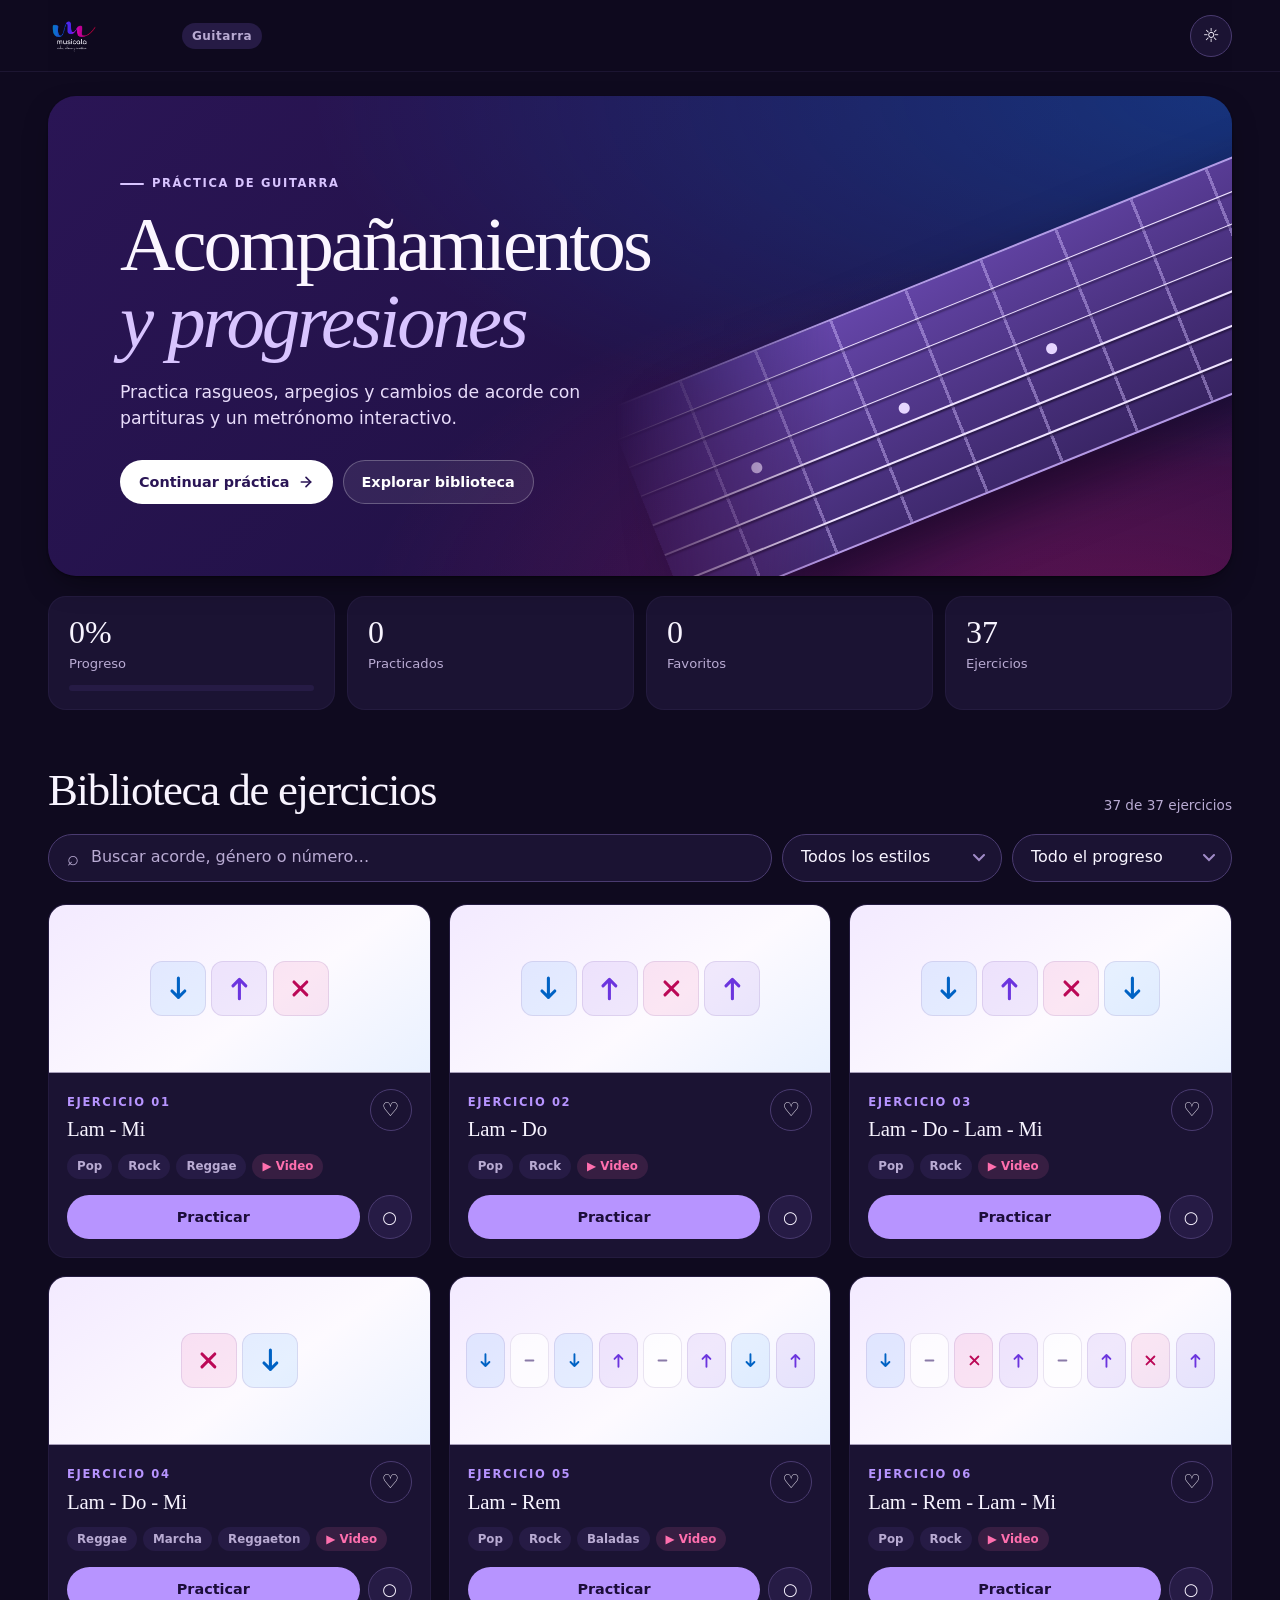
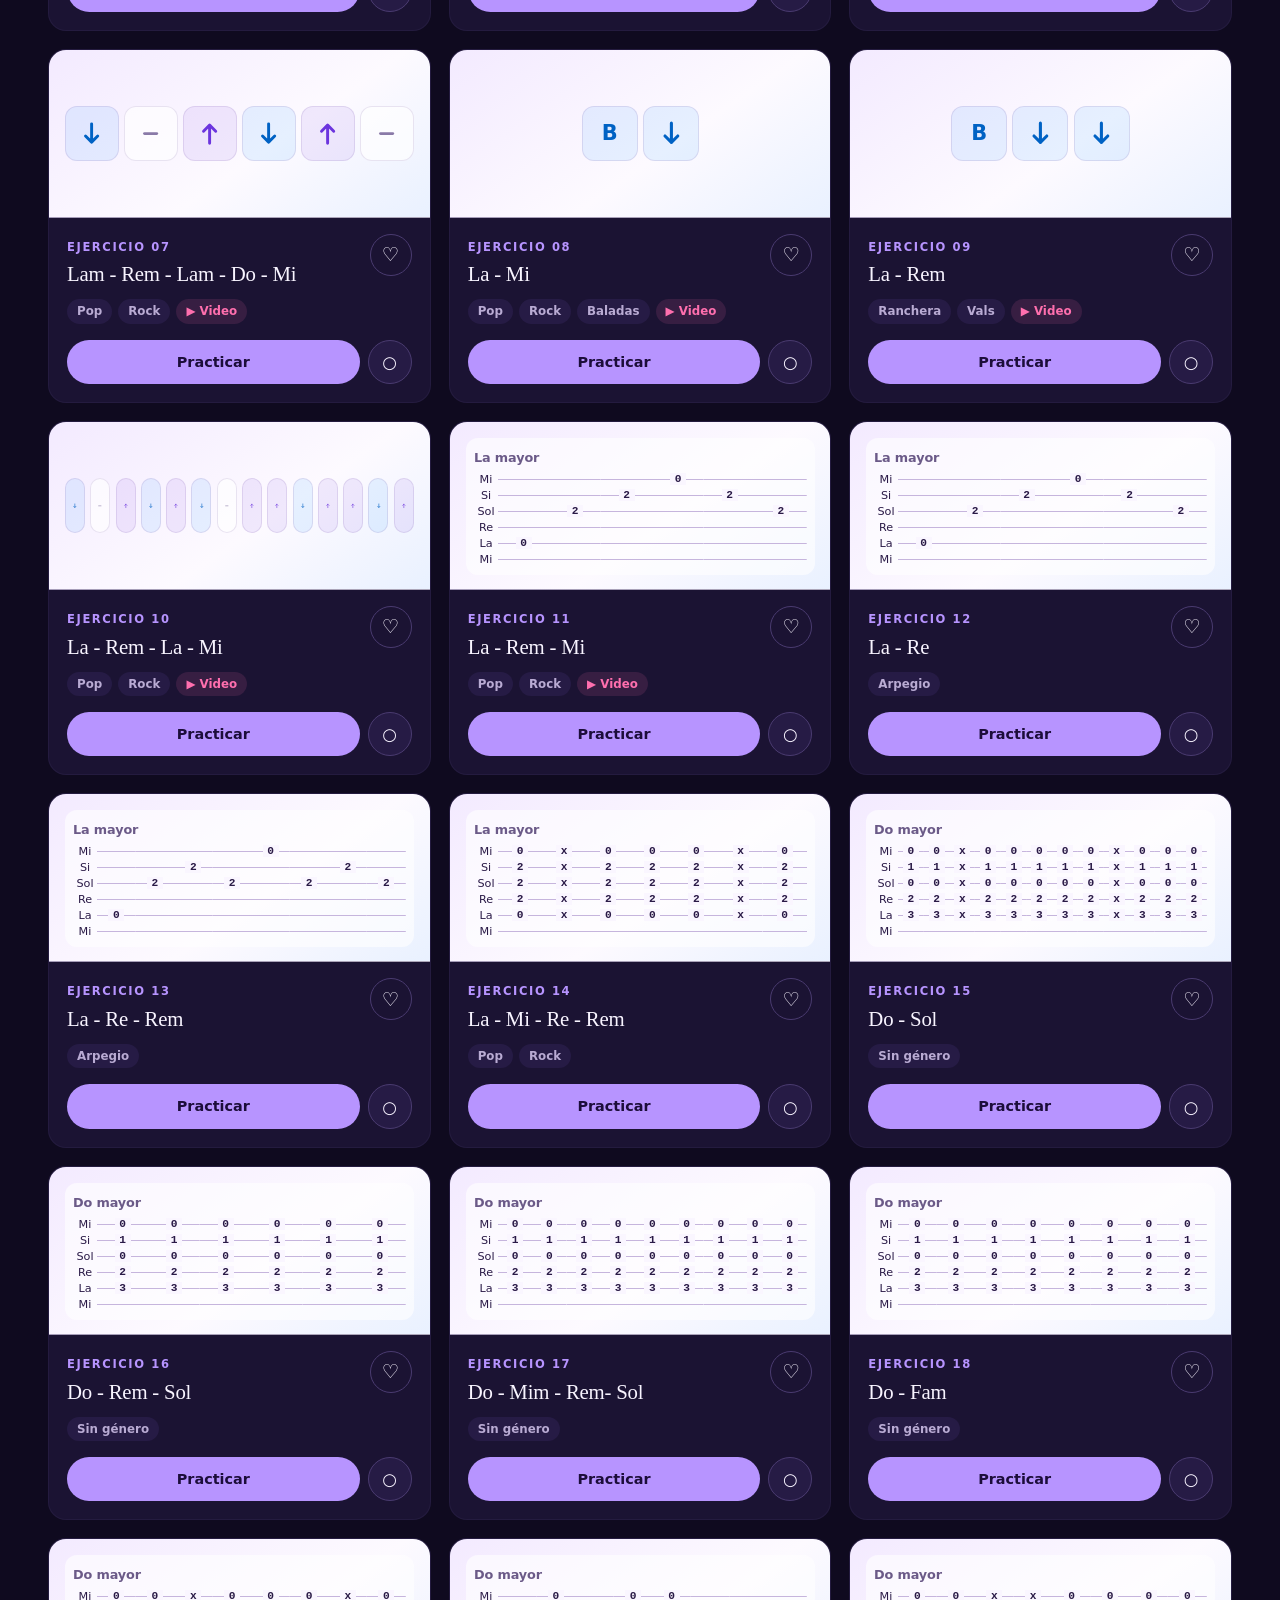
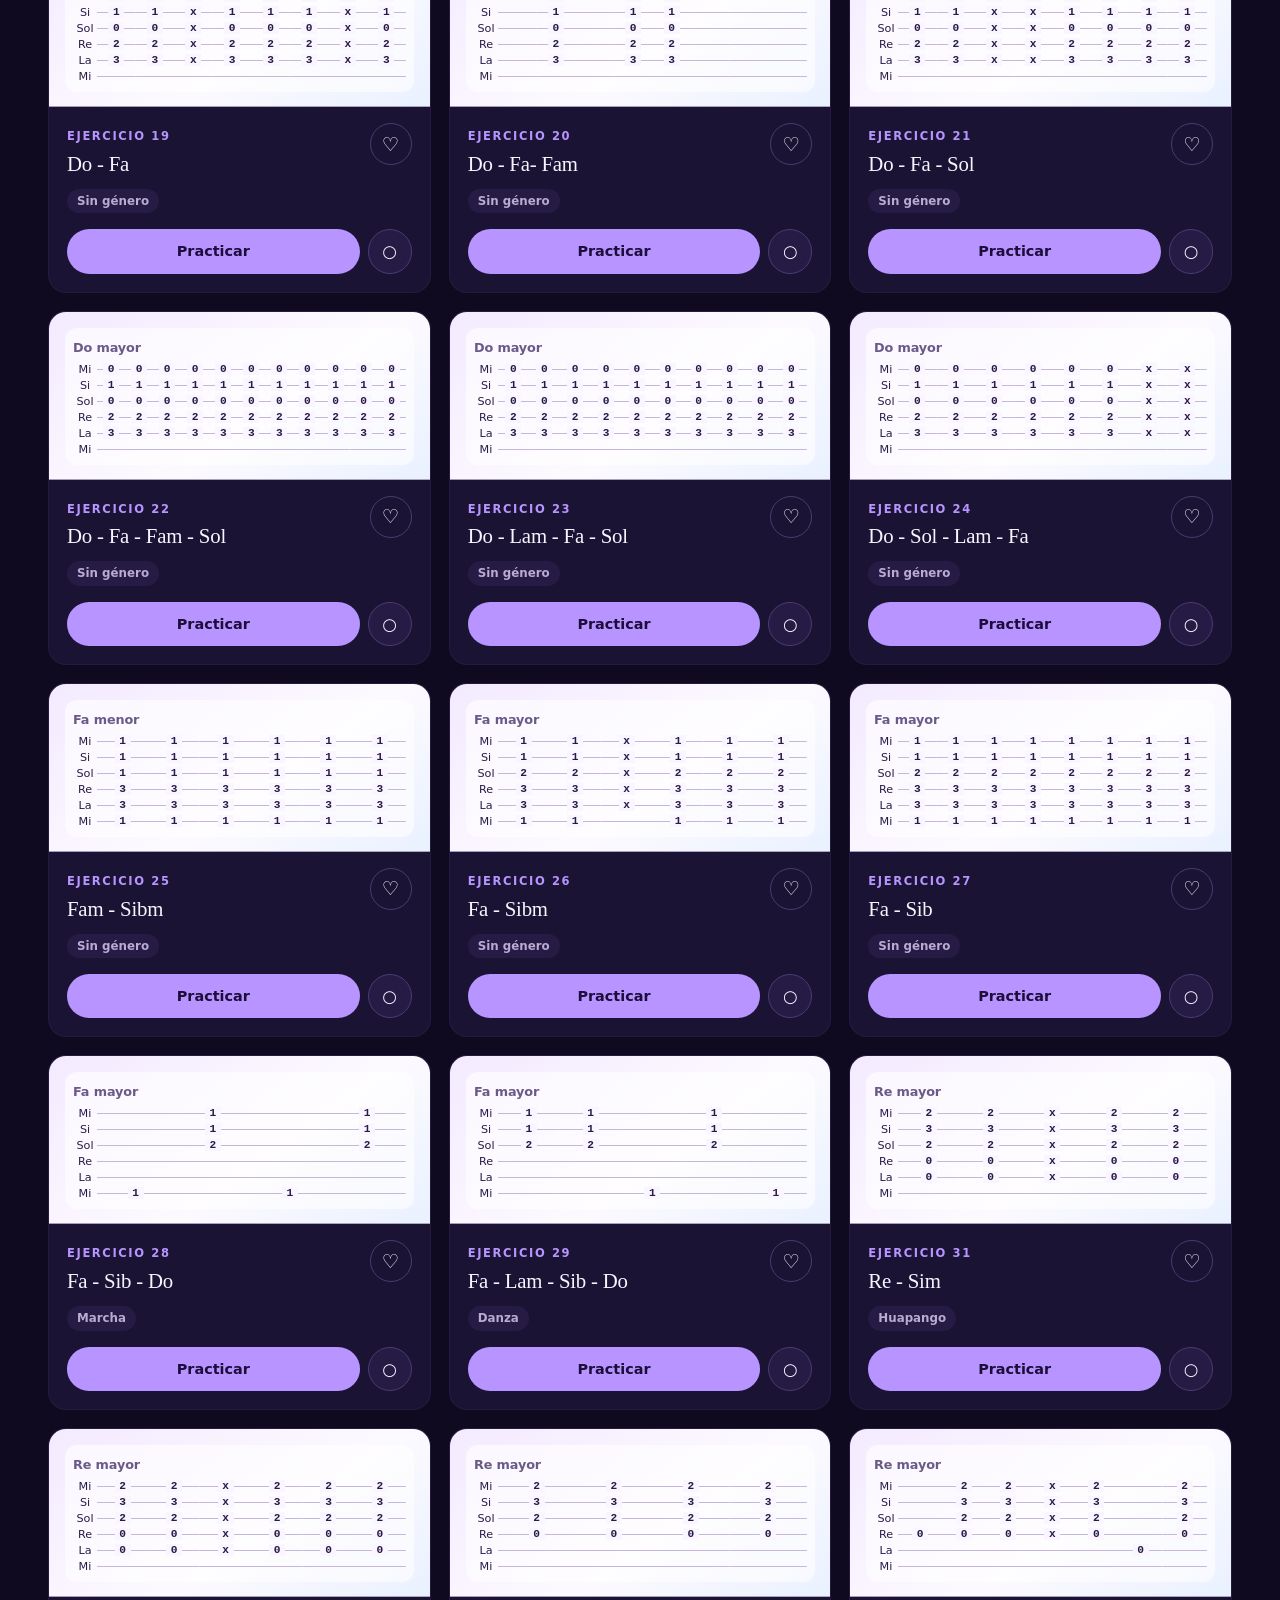
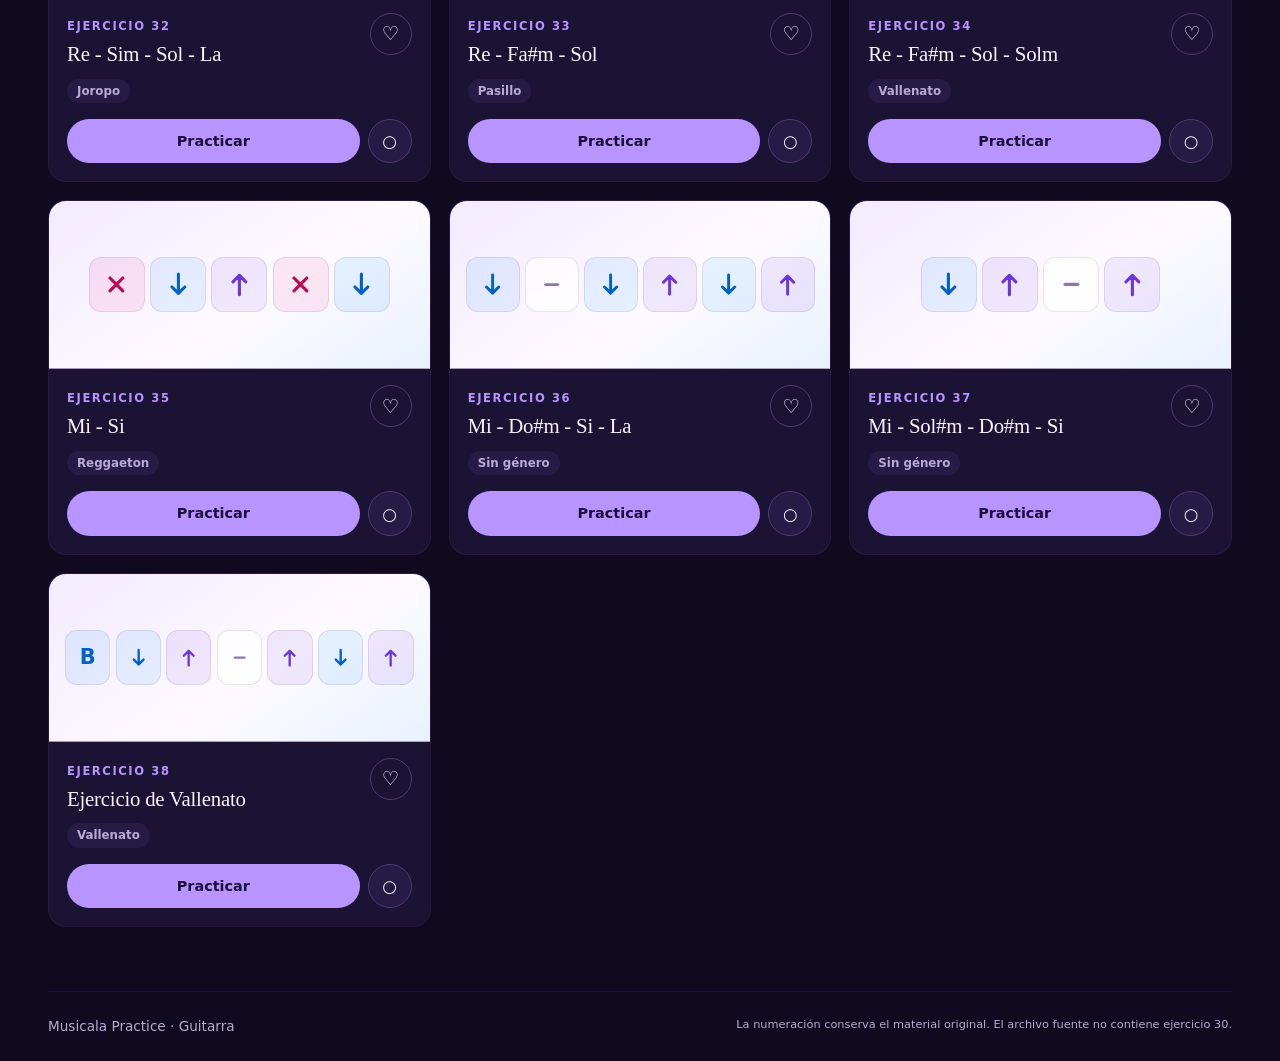
<file: index.html>
<!doctype html>
<html lang="es">
<head>
  <meta charset="utf-8" />
  <meta name="viewport" content="width=device-width,initial-scale=1,viewport-fit=cover" />
  <meta name="theme-color" content="#110a24" />
  <meta name="description" content="Biblioteca interactiva de acompañamientos y progresiones para guitarra de Musicala." />
  <title>Musicala Practice · Guitarra</title>
  <link rel="icon" href="assets/icon.svg" type="image/svg+xml" />
  <link rel="manifest" href="manifest.webmanifest" />
  <link rel="stylesheet" href="styles.css" />
</head>
<body>
  <header class="topbar shell">
    <a class="brand" href="#top" aria-label="Musicala Practice">
      <img class="brand-logo dark-only" src="assets/logo-musicala-white.png" alt="Musicala - vida, alma y música" width="170" height="52">
      <img class="brand-logo light-only" src="assets/logo-musicala.png" alt="Musicala - vida, alma y música" width="170" height="52">
      <span class="brand-badge">Guitarra</span>
    </a>
    <div class="topbar-actions">
      <button id="themeBtn" class="icon-btn theme-toggle" type="button" aria-label="Cambiar modo claro / oscuro" title="Cambiar tema">
        <span class="theme-icon">☼</span>
      </button>
    </div>
  </header>

  <main id="top" class="shell">
    <section class="hero">
      <div class="hero-copy">
        <p class="eyebrow">Práctica de guitarra</p>
        <h1>Acompañamientos<br><span>y progresiones</span></h1>
        <p>Practica rasgueos, arpegios y cambios de acorde con partituras y un metrónomo interactivo.</p>
        <div class="hero-actions">
          <button class="primary" id="continueBtn">
            <span>Continuar práctica</span>
            <svg aria-hidden="true" width="16" height="16" viewBox="0 0 24 24" fill="none" stroke="currentColor" stroke-width="2.5" stroke-linecap="round" stroke-linejoin="round"><line x1="5" y1="12" x2="19" y2="12"></line><polyline points="12 5 19 12 12 19"></polyline></svg>
          </button>
          <a class="secondary" href="#biblioteca">Explorar biblioteca</a>
        </div>
      </div>
      <div class="hero-art" aria-hidden="true">
        <div class="fretboard"><i></i><i></i><i></i><i></i><i></i><i></i></div>
      </div>
    </section>

    <section class="stats" aria-label="Resumen de progreso">
      <article><span id="statProgress">0%</span><small>Progreso</small><div class="bar"><i id="progressBar"></i></div></article>
      <article><span id="statDone">0</span><small>Practicados</small></article>
      <article><span id="statFav">0</span><small>Favoritos</small></article>
      <article><span id="statTotal">37</span><small>Ejercicios</small></article>
    </section>

    <section id="biblioteca" class="library">
      <div class="section-head"><div><h2>Biblioteca de ejercicios</h2></div><span id="resultCount" class="result-count"></span></div>
      <div class="filters">
        <label class="search"><span aria-hidden="true">⌕</span><input aria-label="Buscar ejercicios" id="searchInput" type="search" placeholder="Buscar acorde, género o número…" autocomplete="off"></label>
        <select id="genreFilter" aria-label="Filtrar por género"><option value="">Todos los estilos</option></select>
        <select id="statusFilter" aria-label="Filtrar por estado"><option value="">Todo el progreso</option><option value="pending">Pendientes</option><option value="done">Practicados</option><option value="favorite">Favoritos</option><option value="video">Con video</option></select>
      </div>
      <div id="cards" class="cards"></div>
      <div id="emptyState" class="empty" hidden><h3>No hay ejercicios con esos filtros</h3><p>Prueba otra búsqueda o cambia los filtros.</p></div>
    </section>
  </main>

  <footer class="shell footer"><span>Musicala Practice · Guitarra</span><small>La numeración conserva el material original. El archivo fuente no contiene ejercicio 30.</small></footer>

  <dialog id="exerciseDialog" class="exercise-dialog" aria-labelledby="exerciseTitle">
    <div class="dialog-inner">
      <button id="closeDialog" class="dialog-close" aria-label="Cerrar"><svg viewBox="0 0 24 24" aria-hidden="true"><path d="m7 7 10 10M17 7 7 17"/></svg></button>
      <div id="dialogContent"></div>
    </div>
  </dialog>

  <div id="toast" class="toast" role="status" aria-live="polite"></div>
  <script src="js/data.js"></script>
  <script src="js/app.js"></script>
</body>
</html>
</file>
<file: styles.css>
/* ============ Tokens ============ */
:root {
  color-scheme: dark;
  --bg: #0f0a1f;
  --bg-soft: #150e2a;
  --surface: #1b1333;
  --raised: #261b45;
  --raised-2: #31245a;
  --text: #f8f4ff;
  --muted: #b9abd3;
  --line: #34285266;
  --line-strong: #4a3b70;
  --accent: #b794ff;
  --accent-2: #4fb3ff;
  --accent-3: #ff6fae;
  --accent-ink: #1c0d3a;
  --paper: #fdfaff;
  --paper-ink: #2a1a47;
  --shadow: 0 1px 2px #0006, 0 12px 32px -12px #0009;
  --radius: 18px;
  --radius-sm: 12px;
  --display: "Fraunces", Georgia, "Times New Roman", serif;
  --body: "Inter", "Segoe UI", system-ui, -apple-system, sans-serif;
  --gutter: clamp(16px, 4vw, 48px);
}
:root.light {
  color-scheme: light;
  --bg: #f6f2fc;
  --bg-soft: #efe8fa;
  --surface: #ffffff;
  --raised: #f1eafc;
  --raised-2: #e6dbf8;
  --text: #22143a;
  --muted: #65557e;
  --line: #e2d7f1;
  --line-strong: #cdbde6;
  --accent: #6a2fd0;
  --accent-2: #0a6fd1;
  --accent-3: #c2185b;
  --accent-ink: #ffffff;
  --shadow: 0 1px 2px #2a174a14, 0 14px 30px -14px #2a174a33;
}

/* ============ Base ============ */
* { box-sizing: border-box; }
[hidden] { display: none !important; }
html { scroll-behavior: smooth; -webkit-text-size-adjust: 100%; }
body {
  margin: 0;
  min-height: 100vh;
  background:
    radial-gradient(1200px 600px at 100% -10%, color-mix(in srgb, var(--accent) 12%, transparent), transparent 60%),
    var(--bg);
  color: var(--text);
  font: 400 1rem/1.55 var(--body);
  -webkit-font-smoothing: antialiased;
}
body:has(dialog[open]) { overflow: hidden; }
button, input, select { font: inherit; color: inherit; }
button, select { cursor: pointer; }
button:disabled { cursor: default; opacity: .4; }
a { color: inherit; }
img { max-width: 100%; }
:focus-visible { outline: 2px solid var(--accent); outline-offset: 3px; }
h1, h2, h3, p { margin: 0; }
.shell { width: min(1240px, 100% - var(--gutter) * 2); margin-inline: auto; }

/* ============ Buttons ============ */
.primary, .secondary, .ghost, .tiny {
  display: inline-flex; align-items: center; justify-content: center; gap: 8px;
  min-height: 44px; padding: 10px 18px;
  border: 1px solid var(--line-strong); border-radius: 999px;
  background: var(--raised); color: var(--text);
  font-size: .9rem; font-weight: 600; text-decoration: none; white-space: nowrap;
  transition: transform .15s, background-color .15s, border-color .15s, filter .15s;
}
.primary { background: var(--accent); color: var(--accent-ink); border-color: transparent; }
.ghost { background: transparent; }
.primary:hover:not(:disabled), .secondary:hover, .ghost:hover:not(:disabled), .tiny:hover { filter: brightness(1.1); border-color: var(--accent); }
.primary:active:not(:disabled), .ghost:active:not(:disabled), .tiny:active { transform: scale(.97); }
.ghost svg, .nav-row svg, .dialog-close svg, .stroke svg {
  width: 20px; height: 20px; fill: none; stroke: currentColor; stroke-width: 2; stroke-linecap: round; stroke-linejoin: round;
}
.icon-btn, .fav-btn, .dialog-close {
  display: grid; place-items: center; flex: none;
  width: 42px; height: 42px; padding: 0;
  border: 1px solid var(--line-strong); border-radius: 50%;
  background: var(--surface); color: var(--text); font-size: 1.2rem; line-height: 1;
  transition: background-color .15s, color .15s, border-color .15s;
}
.icon-btn:hover, .fav-btn:hover, .dialog-close:hover { border-color: var(--accent); }

/* ============ Top bar ============ */
.topbar {
  position: sticky; top: 0; z-index: 10;
  display: flex; align-items: center; justify-content: space-between;
  min-height: 72px;
  backdrop-filter: blur(14px); -webkit-backdrop-filter: blur(14px);
  background: color-mix(in srgb, var(--bg) 78%, transparent);
}
.topbar::after { content: ""; position: absolute; inset: auto calc(var(--gutter) * -1) 0; border-bottom: 1px solid var(--line); }
.brand { display: flex; align-items: center; gap: 14px; text-decoration: none; }
.brand-logo { width: 120px; height: 38px; object-fit: contain; object-position: left; }
.light-only, :root.light .dark-only { display: none; }
:root.light .light-only { display: block; }
.brand-badge {
  padding: 4px 10px; border-radius: 999px;
  background: var(--raised); color: var(--muted);
  font-size: .75rem; font-weight: 600; letter-spacing: .04em;
}

/* ============ Hero ============ */
main { padding-top: 24px; }
.hero {
  position: relative; isolation: isolate; overflow: hidden;
  display: grid; align-items: center;
  min-height: 400px;
  padding: clamp(28px, 6vw, 72px);
  border-radius: 28px;
  background:
    radial-gradient(ellipse at 100% 0, #0084ff4d, transparent 55%),
    radial-gradient(ellipse at 90% 110%, #e818764d, transparent 50%),
    linear-gradient(135deg, #2a1555, #1c0f3d);
  color: #fbf6ff;
  box-shadow: var(--shadow);
}
.hero-copy { position: relative; z-index: 1; max-width: 560px; }
.eyebrow, .number {
  color: var(--accent);
  font-size: .72rem; font-weight: 700; letter-spacing: .14em; text-transform: uppercase;
}
.hero .eyebrow { color: #d8c4ff; display: inline-flex; align-items: center; gap: 8px; }
.hero .eyebrow::before { content: ""; width: 24px; height: 2px; background: currentColor; border-radius: 2px; }
.hero h1 {
  margin: 14px 0 18px;
  font: 400 clamp(2.4rem, 6vw, 4.8rem)/1 var(--display);
  letter-spacing: -.04em;
}
.hero h1 span { color: #d8c4ff; font-style: italic; }
.hero-copy > p:not(.eyebrow) { max-width: 42ch; color: #e8dcfb; font-size: clamp(.95rem, 1.6vw, 1.08rem); }
.hero-actions { display: flex; flex-wrap: wrap; gap: 10px; margin-top: 28px; }
.hero .primary { background: #ffffff; color: #2a1555; }
.hero .secondary { background: #ffffff14; color: #fff; border-color: #ffffff40; }
.hero :focus-visible { outline-color: #fff; }

.hero-art { position: absolute; inset: 0 0 0 48%; pointer-events: none; mask-image: linear-gradient(to right, transparent, #000 35%); -webkit-mask-image: linear-gradient(to right, transparent, #000 35%); }
.fretboard {
  position: absolute; top: 30%; left: 0; width: 140%; height: 46%;
  transform: rotate(-22deg);
  display: flex; flex-direction: column; justify-content: space-evenly;
  border-block: 2px solid #b39ae6;
  background:
    repeating-linear-gradient(90deg, transparent 0 78px, #d2bcff70 78px 81px),
    linear-gradient(170deg, #6c4bb4, #432c74 65%, #2f1d55);
  box-shadow: 0 24px 50px #0a031a99;
}
.fretboard i { display: block; height: 1px; background: #efe4ff; box-shadow: 0 2px 2px #1f1238; }
.fretboard i:nth-child(n+4) { height: 2px; }
.fretboard::after {
  content: ""; position: absolute; inset: 0;
  background:
    radial-gradient(circle at 118px 50%, #e6d6ff 0 5px, transparent 6px),
    radial-gradient(circle at 277px 50%, #e6d6ff 0 5px, transparent 6px),
    radial-gradient(circle at 436px 50%, #e6d6ff 0 5px, transparent 6px);
}

/* ============ Stats ============ */
.stats {
  display: grid; grid-template-columns: repeat(4, minmax(0, 1fr)); gap: 12px;
  margin: 20px 0 56px;
}
.stats article {
  min-width: 0; padding: 18px 20px;
  background: var(--surface); border: 1px solid var(--line); border-radius: var(--radius);
}
.stats span { display: block; font: 400 2rem/1.1 var(--display); font-variant-numeric: tabular-nums; }
.stats small { color: var(--muted); font-size: .82rem; }
.bar { height: 6px; margin-top: 10px; background: var(--raised); border-radius: 6px; overflow: hidden; }
.bar i { display: block; height: 100%; width: 0; background: linear-gradient(90deg, var(--accent-2), var(--accent), var(--accent-3)); border-radius: inherit; transition: width .4s; }

/* ============ Library ============ */
.library { scroll-margin-top: 88px; }
.section-head { display: flex; align-items: end; justify-content: space-between; gap: 12px; margin-bottom: 18px; }
.section-head h2 { font: 400 clamp(1.8rem, 3.6vw, 2.8rem)/1.1 var(--display); letter-spacing: -.03em; }
.result-count { flex: none; color: var(--muted); font-size: .85rem; }

.filters {
  display: grid; grid-template-columns: minmax(0, 1fr) repeat(2, minmax(160px, 220px)); gap: 10px;
  margin-bottom: 22px;
}
.search, .filters select {
  min-height: 48px;
  background: var(--surface); border: 1px solid var(--line-strong); border-radius: 999px; color: var(--text);
}
.search { display: flex; align-items: center; gap: 10px; padding-inline: 18px; }
.search span { color: var(--muted); font-size: 1.25rem; line-height: 1; }
.search input { width: 100%; min-width: 0; min-height: 46px; border: 0; background: transparent; }
.search input::placeholder { color: var(--muted); }
.search:focus-within { border-color: var(--accent); box-shadow: 0 0 0 3px color-mix(in srgb, var(--accent) 25%, transparent); }
.search input:focus { outline: none; }
.filters select {
  min-width: 0; padding: 0 40px 0 18px; appearance: none; -webkit-appearance: none;
  background-image: url("data:image/svg+xml,%3Csvg xmlns='http://www.w3.org/2000/svg' width='12' height='8' viewBox='0 0 12 8'%3E%3Cpath d='M1 1l5 5 5-5' fill='none' stroke='%23a08bc7' stroke-width='2' stroke-linecap='round'/%3E%3C/svg%3E");
  background-repeat: no-repeat; background-position: right 16px center;
}
.filters select option { background: var(--surface); color: var(--text); }

/* ============ Cards ============ */
.cards { display: grid; grid-template-columns: repeat(auto-fill, minmax(min(100%, 290px), 1fr)); gap: 18px; }
.card {
  position: relative; display: flex; flex-direction: column; min-width: 0; overflow: hidden;
  background: var(--surface); border: 1px solid var(--line); border-radius: var(--radius);
  transition: transform .18s, border-color .18s, box-shadow .18s;
}
.card:hover { transform: translateY(-3px); border-color: var(--line-strong); box-shadow: var(--shadow); }
.card-media {
  container-type: inline-size;
  display: grid; place-items: center;
  width: 100%; height: 168px; padding: 16px;
  border: 0; border-bottom: 1px solid var(--line);
  background: linear-gradient(145deg, #f3eaff, #fdfaff 58%, #e9f1ff);
  color: var(--paper-ink); cursor: pointer; overflow: hidden;
}
.card-media:focus-visible { outline: 3px solid var(--accent); outline-offset: -3px; }
.card-body { display: flex; flex: 1; flex-direction: column; gap: 12px; padding: 16px 18px 18px; }
.card-top { display: flex; justify-content: space-between; align-items: start; gap: 10px; }
.card h3 { margin-top: 4px; font: 500 1.3rem/1.2 var(--display); letter-spacing: -.01em; overflow-wrap: anywhere; }
.fav-btn.active { color: var(--accent-3); border-color: color-mix(in srgb, var(--accent-3) 50%, transparent); background: color-mix(in srgb, var(--accent-3) 12%, var(--surface)); }
.tags { display: flex; flex-wrap: wrap; gap: 6px; }
.tag {
  padding: 3px 10px; border-radius: 999px;
  background: var(--raised); color: var(--muted); font-size: .74rem; font-weight: 600;
}
.tag.video { color: var(--accent-3); background: color-mix(in srgb, var(--accent-3) 12%, transparent); }
.card-actions { display: flex; gap: 8px; margin-top: auto; padding-top: 4px; }
.card-actions .primary { flex: 1; }
.card-actions .tiny { width: 44px; padding: 0; font-size: 1.05rem; }
.card-actions .tiny[aria-pressed="true"] { background: #2fa36b; border-color: transparent; color: #fff; }
.done-mark {
  display: none; position: absolute; top: 10px; left: 10px; z-index: 1; pointer-events: none;
  padding: 4px 10px; border-radius: 999px; background: #2fa36b; color: #fff; font-size: .72rem; font-weight: 700;
  box-shadow: 0 4px 10px #0003;
}
.card.done .done-mark { display: block; }
.empty { padding: 40px 18px; text-align: center; border: 1px dashed var(--line-strong); border-radius: var(--radius); }
.empty h3 { font: 400 1.4rem var(--display); margin-bottom: 6px; }
.empty p { color: var(--muted); }

/* ============ Rhythm / strokes ============ */
.rhythm { display: flex; flex-wrap: wrap; align-items: center; justify-content: center; gap: 8px; }
.stroke {
  display: grid; place-items: center; gap: 2px;
  min-width: 48px; min-height: 56px; padding: 6px;
  border: 1px solid var(--line-strong); border-radius: 12px;
  background: var(--raised); color: var(--text);
}
.stroke small { font-size: .68rem; color: var(--muted); }
.stroke-d svg, .stroke-b svg { color: var(--accent-2); }
.stroke-u svg { color: var(--accent); }
.stroke-x svg { color: var(--accent-3); }
.stroke-rest svg { color: var(--muted); }
.interactive-score .stroke svg { width: 28px; height: 28px; }
.card-media .rhythm { gap: clamp(5px, 2cqi, 10px); }
.card-media .stroke {
  width: clamp(36px, 14cqi, 60px); height: clamp(44px, 16cqi, 68px); min-width: 0; min-height: 0;
  border: 0; border-radius: 12px; background: #ffffffb0; box-shadow: inset 0 0 0 1px #7450a026;
}
.card-media .stroke svg { width: clamp(22px, 9cqi, 38px); height: clamp(22px, 9cqi, 38px); stroke-width: 2.4; }
.card-media .stroke-d, .card-media .stroke-b { background: #0084ff17; }
.card-media .stroke-u { background: #6c35de17; }
.card-media .stroke-x { background: #e8187617; }
.card-media .stroke-d svg, .card-media .stroke-b svg { color: #0062c4; }
.card-media .stroke-u svg { color: #6c35de; }
.card-media .stroke-x svg { color: #bb0957; }
.card-media .stroke-rest svg { color: #8a7aa8; }
.stroke.playing, .tab-grid .tab-event.playing {
  background: var(--accent); color: var(--accent-ink); border-color: transparent;
  box-shadow: 0 0 0 3px color-mix(in srgb, var(--accent) 35%, transparent);
}
.stroke.playing svg, .stroke.playing small { color: inherit; }

/* ============ Tablature ============ */
.tab-bars { display: flex; flex-direction: column; gap: 10px; }
.tab-bar { padding: 10px 12px; background: var(--raised); border-radius: var(--radius-sm); overflow-x: auto; -webkit-overflow-scrolling: touch; }
.tab-bar h3 { margin-bottom: 6px; font: 600 .8rem var(--body); color: var(--muted); }
.tab-grid { display: grid; grid-template-columns: 30px repeat(var(--steps), minmax(28px, 1fr)); align-items: stretch; min-width: max-content; }
.tab-strings { display: grid; align-content: end; color: var(--muted); font-size: .72rem; }
.tab-strings span, .tab-cell { display: grid; place-items: center; height: 20px; }
.tab-cell { background: linear-gradient(var(--line-strong), var(--line-strong)) center / 100% 1px no-repeat; }
.tab-cell b { min-width: 16px; text-align: center; background: var(--raised); font-variant-numeric: tabular-nums; }
.tab-grid .tab-event {
  display: grid; align-content: end; padding: 0;
  border: 0; border-radius: 8px; background: transparent; color: var(--text);
  font: 700 .85rem ui-monospace, "Cascadia Mono", monospace;
}
.tab-grid button.tab-event:hover { background: color-mix(in srgb, var(--accent) 14%, transparent); }
.tab-event.playing b { background: var(--accent); }
.tab-marker { display: grid; place-items: center; height: 22px; color: var(--accent); }
.tab-marker svg { width: 16px; height: 16px; fill: none; stroke: currentColor; stroke-width: 2; stroke-linecap: round; stroke-linejoin: round; }
.tab-event.playing .tab-marker { color: inherit; }
.card-media .tab-bars { width: 100%; text-align: left; }
.card-media .tab-bar { padding: 8px; background: #ffffffa0; color: var(--paper-ink); overflow: hidden; }
.card-media .tab-bar h3 { color: #6b5a88; }
.card-media .tab-grid { grid-template-columns: 24px repeat(var(--steps), minmax(0, 1fr)); min-width: 0; }
.card-media .tab-strings, .card-media .tab-event { color: var(--paper-ink); font-size: .7rem; }
.card-media .tab-cell { background-image: linear-gradient(#c6b5dd, #c6b5dd); height: 16px; }
.card-media .tab-strings span { height: 16px; }
.card-media .tab-cell b { background: #faf6ff; }

/* ============ Dialog ============ */
.exercise-dialog {
  width: min(1180px, 100% - 32px); max-width: none; max-height: calc(100dvh - 32px);
  padding: 0; overflow: auto; overscroll-behavior: contain;
  border: 1px solid var(--line-strong); border-radius: 24px;
  background: var(--bg-soft); color: var(--text); box-shadow: 0 30px 80px #0009;
}
.exercise-dialog[open] { animation: pop .22s ease-out; }
@keyframes pop { from { opacity: 0; transform: translateY(12px) scale(.98); } }
.exercise-dialog::backdrop { background: #08041299; backdrop-filter: blur(6px); }
.dialog-inner { position: relative; }
.dialog-close { position: sticky; top: 14px; float: right; z-index: 2; margin: 14px 14px 0 0; }
.detail { padding: clamp(18px, 3.5vw, 36px); }
.detail-head { padding-right: 52px; margin-bottom: 24px; }
.detail-head h2 { margin: 6px 0 4px; font: 400 clamp(1.7rem, 4vw, 2.8rem)/1.1 var(--display); letter-spacing: -.03em; overflow-wrap: anywhere; }
.detail-head p { color: var(--muted); }
.detail-grid { display: grid; grid-template-columns: minmax(0, 1.6fr) minmax(300px, 1fr); gap: 20px; align-items: start; }
.detail-grid > div { display: grid; gap: 16px; min-width: 0; }
.side-panel { display: grid; gap: 14px; min-width: 0; position: sticky; top: 16px; }
.panel { min-width: 0; padding: 18px; background: var(--surface); border: 1px solid var(--line); border-radius: var(--radius); }
.panel-title { display: flex; justify-content: space-between; align-items: center; flex-wrap: wrap; gap: 6px 12px; margin-bottom: 14px; }
.panel-title h3 { font: 500 1.15rem/1.2 var(--display); }
.panel-title small { color: var(--muted); font-size: .8rem; }
.panel > p, .panel-empty { color: var(--muted); font-size: .9rem; }
.interactive-score > p { color: var(--muted); font-size: .85rem; margin-top: 12px; }
.interactive-score details { margin-top: 12px; border-top: 1px solid var(--line); padding-top: 12px; }
.interactive-score summary { cursor: pointer; color: var(--muted); font-size: .85rem; font-weight: 600; }
.interactive-score details .notation { margin-top: 10px; }
.notation { padding: clamp(8px, 2vw, 18px); background: var(--paper); border-radius: var(--radius-sm); overflow: hidden; }
.notation img { display: block; width: 100%; height: auto; }

.chords { display: grid; grid-template-columns: repeat(auto-fill, minmax(110px, 1fr)); gap: 8px; }
.chord {
  padding: 10px 8px 6px; border: 1px solid var(--line); border-radius: var(--radius-sm);
  background: var(--raised); color: var(--text); font-size: .82rem; transition: border-color .15s, transform .15s;
}
.chord:hover { border-color: var(--accent); }
.chord:active { transform: scale(.97); }
.chord svg { display: block; width: 100%; max-width: 104px; height: auto; margin: 4px auto 0; }

.metronome-row { display: grid; grid-template-columns: auto 1fr auto; align-items: center; gap: 12px; }
.metro-pulse { width: 14px; height: 14px; border-radius: 50%; background: var(--line-strong); transition: background-color .08s; }
.metro-pulse.flash { background: var(--accent); box-shadow: 0 0 0 5px color-mix(in srgb, var(--accent) 30%, transparent); }
.metro-btn { grid-column: 2 / 4; justify-self: start; }
.metro-btn.on { background: var(--raised-2); color: var(--text); border-color: var(--accent); }
.bpm-ctrl { grid-column: 1 / 3; display: flex; align-items: center; gap: 8px; min-width: 0; }
.bpm-btn {
  flex: none; width: 40px; height: 40px; padding: 0;
  border: 1px solid var(--line-strong); border-radius: 50%; background: var(--raised); color: var(--text); font-size: .8rem; font-weight: 700;
}
.bpm-ctrl input { flex: 1; min-width: 0; accent-color: var(--accent); }
.bpm { font: 400 1.5rem/1 var(--display); white-space: nowrap; font-variant-numeric: tabular-nums; text-align: right; }
.bpm small { font: 600 .7rem var(--body); color: var(--muted); }
.detail-actions { display: flex; flex-wrap: wrap; gap: 8px; }
.detail-actions > * { flex: 1 1 auto; }

.video-preview {
  position: relative; display: grid; place-items: center;
  width: 100%; aspect-ratio: 16 / 9; padding: 0; overflow: hidden;
  border: 1px solid var(--line); border-radius: var(--radius); background: var(--raised); color: #fff;
}
.video-preview img { position: absolute; inset: 0; width: 100%; height: 100%; object-fit: cover; transition: transform .3s; }
.video-preview:hover img { transform: scale(1.03); }
.video-preview span { position: relative; z-index: 1; padding: 10px 18px; border-radius: 999px; background: #0f0a1fe0; font-weight: 600; }
.video-preview span::before { content: "▶"; margin-right: 8px; }
.video-box { aspect-ratio: 16 / 9; overflow: hidden; border-radius: var(--radius); }
.video-box iframe { width: 100%; height: 100%; border: 0; }

.nav-row { display: flex; justify-content: space-between; gap: 8px; margin-top: 24px; padding-top: 18px; border-top: 1px solid var(--line); }

/* ============ Footer / toast ============ */
.footer {
  display: flex; justify-content: space-between; flex-wrap: wrap; gap: 8px 20px;
  margin-top: 64px; padding-block: 24px calc(24px + env(safe-area-inset-bottom));
  border-top: 1px solid var(--line); color: var(--muted); font-size: .85rem;
}
.toast {
  position: fixed; bottom: calc(18px + env(safe-area-inset-bottom)); left: 50%; z-index: 30;
  transform: translate(-50%, 10px); width: max-content; max-width: calc(100% - 32px);
  padding: 12px 18px; border-radius: 999px;
  background: var(--text); color: var(--bg); font-size: .9rem; font-weight: 600;
  box-shadow: var(--shadow); opacity: 0; pointer-events: none; transition: opacity .2s, transform .2s;
}
.toast.show { opacity: 1; transform: translate(-50%, 0); }

/* ============ Responsive ============ */
@media (max-width: 900px) {
  .detail-grid { grid-template-columns: 1fr; }
  .side-panel { position: static; }
  .stats { grid-template-columns: repeat(2, minmax(0, 1fr)); }
}
@media (max-width: 720px) {
  .hero { min-height: 0; border-radius: 22px; }
  .hero-art { inset-inline-start: 30%; opacity: .3; }
  .filters { grid-template-columns: repeat(2, minmax(0, 1fr)); }
  .search { grid-column: 1 / -1; }
  .section-head { flex-direction: column; align-items: start; gap: 4px; }
}
@media (max-width: 520px) {
  .topbar { min-height: 60px; }
  .brand-logo { width: 100px; height: 32px; }
  main { padding-top: 14px; }
  .hero { padding: 28px 22px; }
  .hero-actions > * { flex: 1 1 100%; }
  .stats { gap: 8px; margin-bottom: 40px; }
  .stats article { padding: 14px; }
  .stats span { font-size: 1.6rem; }
  .filters select { padding-left: 14px; font-size: .88rem; }
  .card-media { height: 150px; }
  /* Dialog becomes a full-screen sheet */
  .exercise-dialog { inset: 0; width: 100vw; max-width: 100vw; height: 100dvh; max-height: 100dvh; margin: 0; border: 0; border-radius: 0; }
  .detail { padding: 18px 16px calc(24px + env(safe-area-inset-bottom)); }
  .dialog-close { margin: 10px 10px 0 0; }
  .detail-head { padding-right: 44px; }
  .panel { padding: 14px; }
  .interactive-score .stroke { min-width: 42px; min-height: 50px; }
  .chords { grid-template-columns: repeat(2, minmax(0, 1fr)); }
  .nav-row .ghost { flex: 1; padding-inline: 10px; }
}
@media (prefers-reduced-motion: reduce) {
  html { scroll-behavior: auto; }
  *, *::before, *::after { transition: none !important; animation: none !important; }
}

/* ===== Patrón en un solo renglón + bajo (B) ===== */
.rhythm { flex-wrap: nowrap; }
.interactive-score .rhythm { justify-content: flex-start; overflow-x: auto; padding: 4px 2px 8px; -webkit-overflow-scrolling: touch; }
.interactive-score .stroke { flex: none; }
.card-media .rhythm { width: 100%; gap: clamp(3px, 1.5cqi, 8px); }
.card-media .stroke { flex: 0 1 56px; width: auto; min-width: 0; height: clamp(40px, 16cqi, 64px); }
.card-media .stroke svg { width: min(70%, 34px); height: auto; aspect-ratio: 1; }
.bass-letter {
  display: grid; place-items: center; width: 1.6em; height: 1.6em;
  font: 800 1rem/1 var(--body); color: var(--accent-2);
}
.interactive-score .bass-letter { font-size: 1.1rem; }
.card-media .bass-letter { width: auto; height: auto; font-size: clamp(.95rem, 6cqi, 1.5rem); color: #0062c4; }
.stroke.playing .bass-letter { color: inherit; }
</file>
